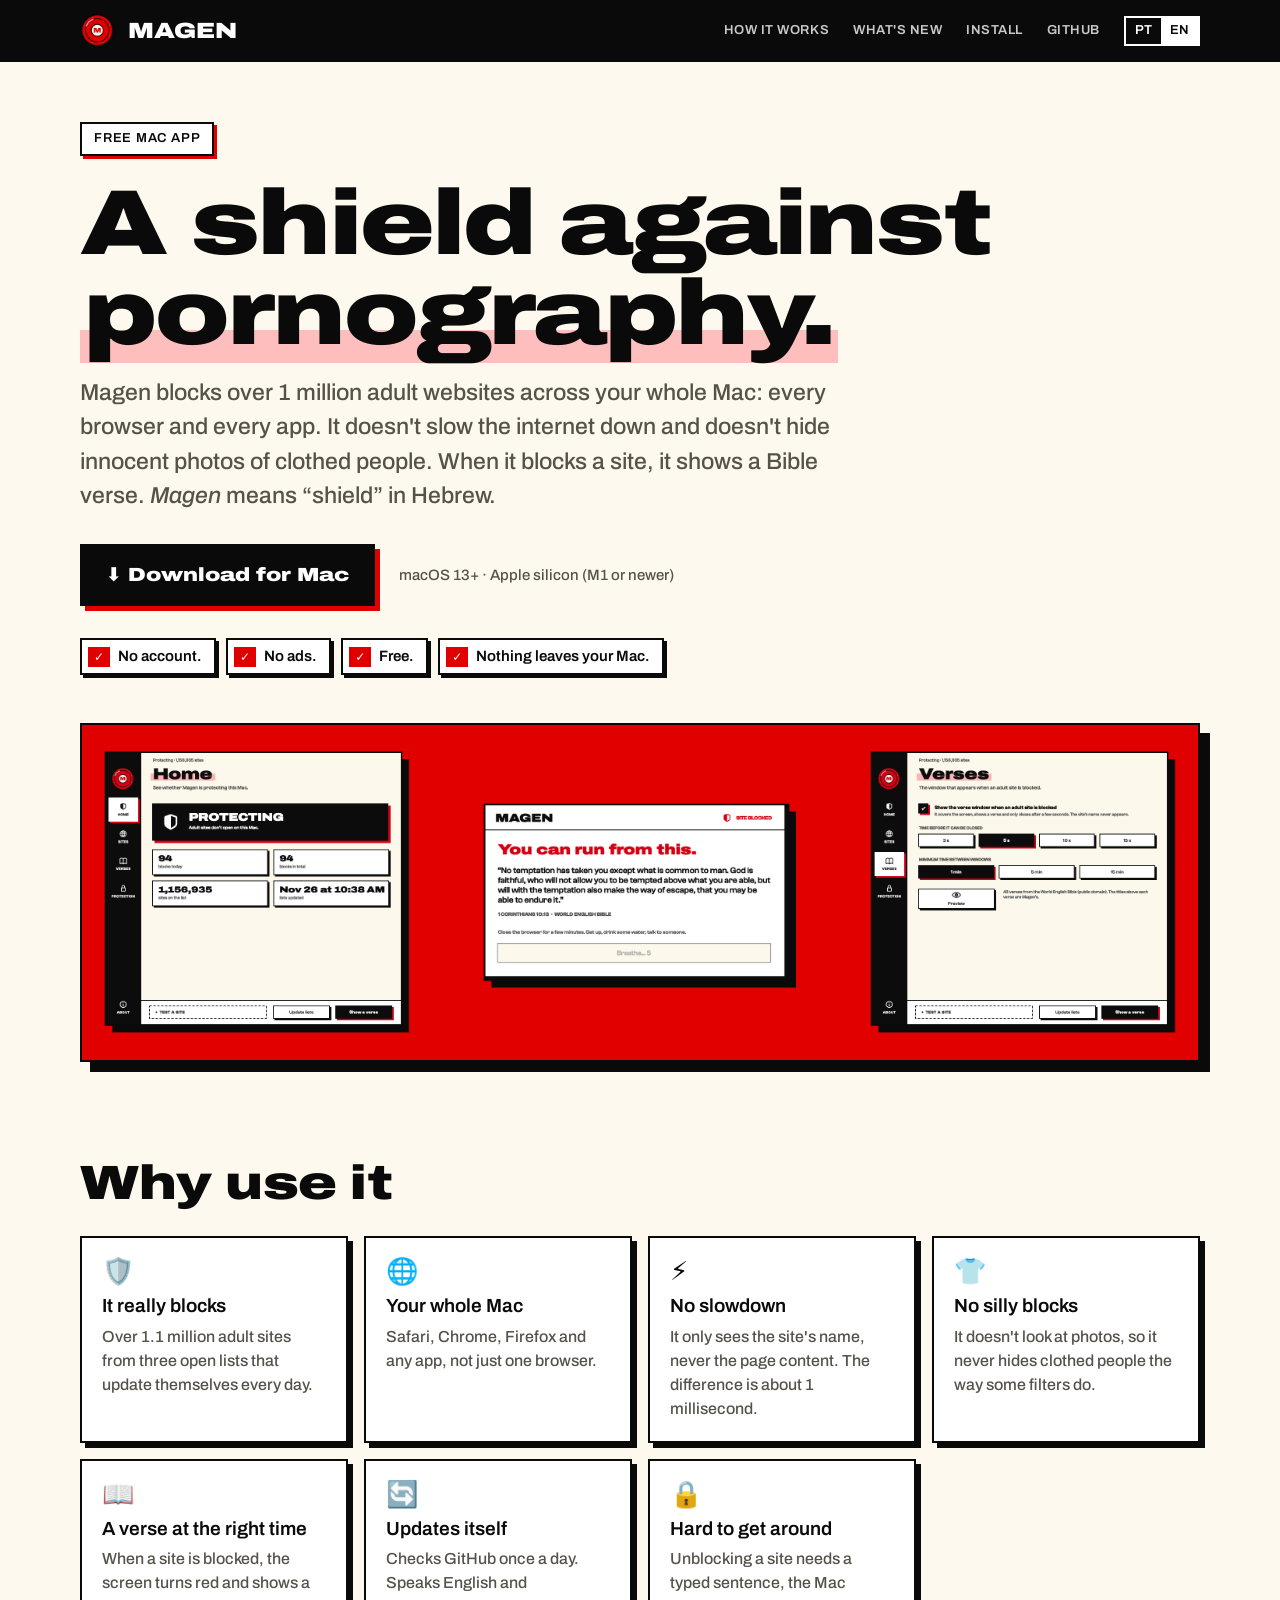
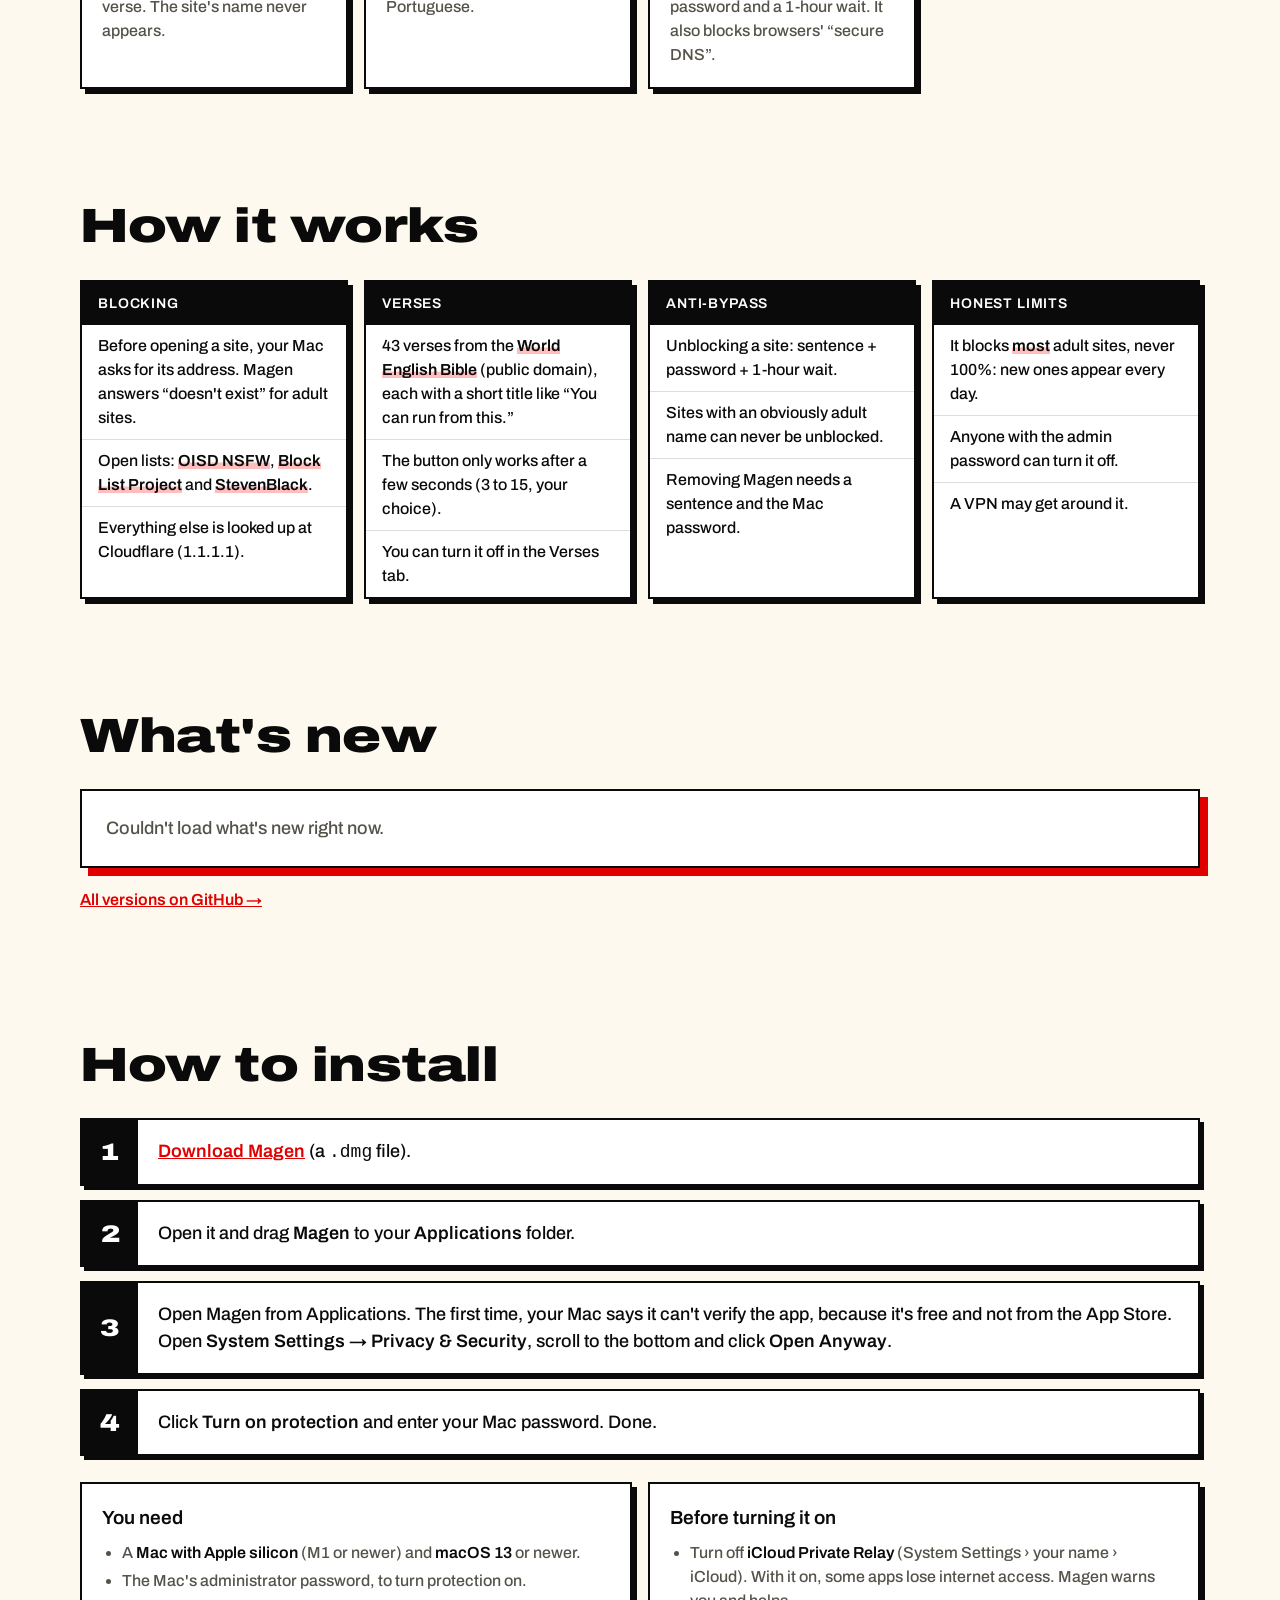
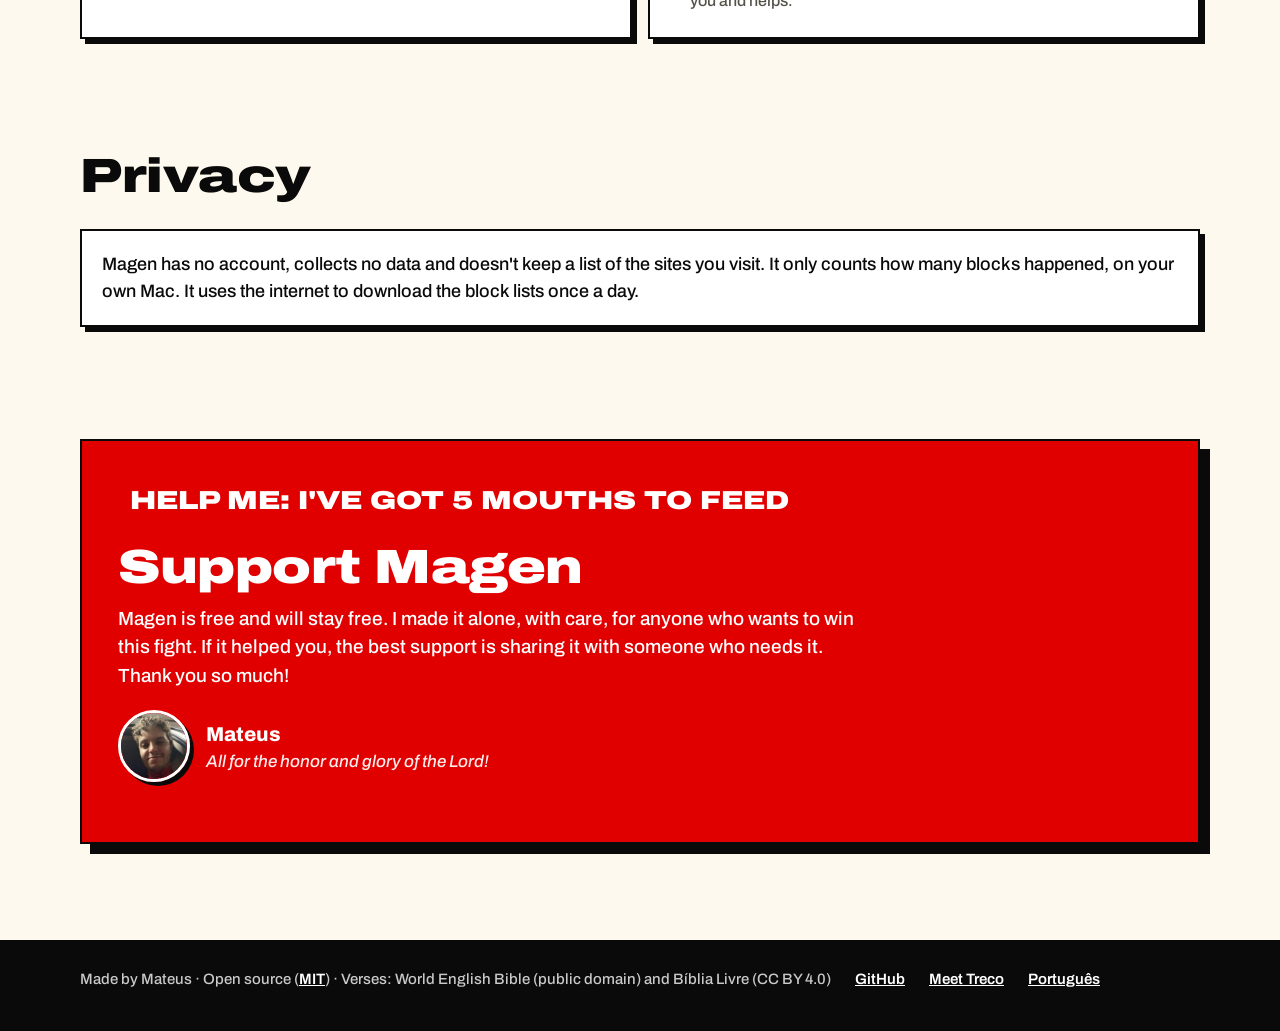
<file: docs/index.html>
<!doctype html>
<html lang="pt-BR">
<head>
<meta charset="utf-8">
<meta name="viewport" content="width=device-width, initial-scale=1">
<title>Magen: bloqueador grátis de pornografia para Mac</title>
<meta name="description" content="App grátis para Mac que bloqueia mais de 1 milhão de sites adultos em todos os navegadores e apps, sem deixar a internet lenta. Mostra um versículo bíblico quando bloqueia. Sem conta, sem anúncio.">
<meta property="og:title" content="Magen: um escudo contra a pornografia">
<meta property="og:description" content="Bloqueia mais de 1 milhão de sites adultos no Mac. Grátis, sem conta, sem anúncio.">
<meta property="og:image" content="https://movemontes.github.io/magen/capa-pt.png">
<meta property="og:url" content="https://movemontes.github.io/magen/">
<meta property="og:locale" content="pt_BR">
<meta name="twitter:card" content="summary_large_image">
<link rel="alternate" hreflang="pt-BR" href="https://movemontes.github.io/magen/">
<link rel="alternate" hreflang="en" href="https://movemontes.github.io/magen/en/">
<link rel="icon" href="escudo.png" type="image/png">
<link rel="apple-touch-icon" href="icone.png">
<link rel="preconnect" href="https://fonts.googleapis.com">
<link rel="preconnect" href="https://fonts.gstatic.com" crossorigin>
<link href="https://fonts.googleapis.com/css2?family=Archivo:wdth,wght@100..125,400..900&display=swap" rel="stylesheet">
<link href="https://api.fontshare.com/v2/css?f[]=clash-grotesk@500,600&display=swap" rel="stylesheet">
<link rel="stylesheet" href="site.css">
</head>
<body>

<div class="top">
  <div class="wrap">
    <a class="brand" href="./"><img class="mark-img" src="escudo.png" width="36" height="36" alt=""><b>MAGEN</b></a>
    <nav>
      <a class="hide-sm" href="#como">Como funciona</a>
      <a class="hide-sm" href="#novidades">Novidades</a>
      <a class="hide-sm" href="#instalar">Instalar</a>
      <a class="hide-sm" href="https://github.com/movemontes/magen">GitHub</a>
      <div class="lang"><span>PT</span><a href="en/" data-lang="en">EN</a></div>
    </nav>
  </div>
</div>

<main>
  <div class="hero wrap">
    <span class="tag">APP GRÁTIS PARA MAC</span>
    <h1>Um escudo contra a <em>pornografia.</em></h1>
    <p class="lead">O Magen bloqueia mais de 1 milhão de sites adultos no Mac inteiro: em todos os navegadores e apps. Não deixa a internet lenta e não esconde fotos inocentes de pessoas vestidas. Quando bloqueia, mostra um versículo bíblico. <i>Magen</i> quer dizer “escudo” em hebraico.</p>
    <div class="cta">
      <a class="btn" href="https://github.com/movemontes/magen/releases/latest/download/Magen-mac.dmg">⬇ Baixar para Mac</a>
      <span class="meta" id="dl-meta" data-req="macOS 13+ · chip Apple (M1 ou mais novo)">macOS 13+ · chip Apple (M1 ou mais novo)</span>
    </div>
    <div class="pills"><span>Sem conta.</span><span>Sem anúncio.</span><span>Grátis.</span><span>Nada sai do seu Mac.</span></div>
    <img class="shots" src="telas-pt.png" width="2864" height="860" alt="Telas do Magen: Início, a janela do versículo e a aba Versículos">
  </div>

  <section id="porque">
    <div class="wrap">
      <h2>Por que usar</h2>
      <div class="grid">
        <div class="card"><div class="ico">🛡️</div><h3>Bloqueia de verdade</h3><p>Mais de 1,1 milhão de sites adultos, de três listas abertas que se atualizam sozinhas todo dia.</p></div>
        <div class="card"><div class="ico">🌐</div><h3>Mac inteiro</h3><p>Vale para Safari, Chrome, Firefox e qualquer app, não só para um navegador.</p></div>
        <div class="card"><div class="ico">⚡</div><h3>Não fica lento</h3><p>Ele só vê o nome do site, nunca o conteúdo das páginas. A diferença é de 1 milésimo de segundo.</p></div>
        <div class="card"><div class="ico">👕</div><h3>Sem bloqueio bobo</h3><p>Não olha fotos, então não esconde pessoas vestidas como alguns filtros fazem.</p></div>
        <div class="card"><div class="ico">📖</div><h3>Versículo na hora certa</h3><p>Quando um site é bloqueado, a tela fica vermelha e aparece um versículo. O nome do site nunca aparece.</p></div>
        <div class="card"><div class="ico">🔄</div><h3>Se atualiza sozinho</h3><p>Procura versão nova no GitHub uma vez por dia. Fala português e inglês.</p></div>
        <div class="card"><div class="ico">🔒</div><h3>Difícil de burlar</h3><p>Liberar um site pede uma frase, a senha do Mac e só vale 1 hora depois. Bloqueia o “DNS seguro” dos navegadores.</p></div>
      </div>
    </div>
  </section>

  <section id="como">
    <div class="wrap">
      <h2>Como funciona</h2>
      <div class="features">
        <div class="col"><h3>Bloqueio</h3><ul>
          <li>Antes de abrir um site, o Mac pergunta o endereço dele. O Magen responde “não existe” para sites adultos.</li>
          <li>Listas abertas: <b>OISD NSFW</b>, <b>Block List Project</b> e <b>StevenBlack</b>.</li>
          <li>Os outros sites são consultados na Cloudflare (1.1.1.1).</li>
        </ul></div>
        <div class="col"><h3>Versículos</h3><ul>
          <li>43 versículos da <b>Bíblia Livre</b>, com um título curto em cima, como “Você pode fugir disso.”</li>
          <li>O botão só funciona depois de alguns segundos (3 a 15, você escolhe).</li>
          <li>Dá para desligar na aba Versículos.</li>
        </ul></div>
        <div class="col"><h3>Contra burla</h3><ul>
          <li>Liberar site: frase + senha + espera de 1 hora.</li>
          <li>Sites com nome claramente adulto nunca podem ser liberados.</li>
          <li>Remover o Magen pede uma frase e a senha do Mac.</li>
        </ul></div>
        <div class="col"><h3>Limites honestos</h3><ul>
          <li>Bloqueia a <b>maioria</b>, nunca 100%: sites novos surgem todo dia.</li>
          <li>Quem tem a senha de administrador consegue desligar.</li>
          <li>Uma VPN ligada pode passar por fora.</li>
        </ul></div>
      </div>
    </div>
  </section>

  <section id="novidades">
    <div class="wrap">
      <h2>Novidades</h2>
      <div id="releases"></div>
      <p class="allver"><a href="https://github.com/movemontes/magen/releases">Todas as versões no GitHub →</a></p>
    </div>
  </section>

  <section id="instalar">
    <div class="wrap">
      <h2>Como instalar</h2>
      <ol class="steps">
        <li><a href="https://github.com/movemontes/magen/releases/latest/download/Magen-mac.dmg"><b>Baixe o Magen</b></a> (arquivo <code>.dmg</code>).</li>
        <li>Abra o arquivo e arraste o <b>Magen</b> para a pasta <b>Aplicativos</b>.</li>
        <li>Abra o Magen pelos Aplicativos. Na primeira vez, o Mac avisa que não consegue verificar o app, porque ele é gratuito e não passou pela loja da Apple. Abra <b>Ajustes do Sistema → Privacidade e Segurança</b>, role até o fim e clique em <b>Abrir Mesmo Assim</b>.</li>
        <li>Clique em <b>Ligar a proteção</b> e digite a senha do Mac. Pronto.</li>
      </ol>
      <div class="note">
        <div class="card">
          <h3>Precisa de</h3>
          <ul>
            <li><b>Mac com chip Apple</b> (M1 ou mais novo) e <b>macOS 13</b> ou mais novo.</li>
            <li>A senha de administrador do Mac, para ligar a proteção.</li>
          </ul>
        </div>
        <div class="card">
          <h3>Antes de ligar</h3>
          <ul>
            <li>Desligue a <b>Retransmissão Privada do iCloud</b> (Ajustes do Sistema › seu nome › iCloud). Com ela ligada, alguns apps ficam sem internet. O Magen avisa e ajuda.</li>
          </ul>
        </div>
      </div>
    </div>
  </section>

  <section id="privacidade">
    <div class="wrap">
      <h2>Privacidade</h2>
      <div class="card">
        <p style="color:var(--ink);font-size:18px">O Magen não tem conta, não coleta dados e não guarda a lista dos sites que você visita. Ele só conta quantos bloqueios aconteceram, no seu próprio Mac. Usa a internet para baixar as listas de bloqueio uma vez por dia.</p>
      </div>
    </div>
  </section>

  <section id="apoie">
    <div class="wrap">
      <div class="support">
        <span class="shout">ME AJUDA: TENHO 5 BOCAS PRA ALIMENTAR</span>
        <h2>Apoie o Magen</h2>
        <p>O Magen é e vai continuar grátis. Fiz ele sozinho, com carinho, para quem quer vencer essa luta. Se ele te ajudou, qualquer valor ajuda muito. Obrigado de coração!</p>
        <div class="sign">
          <img src="mateus.jpg" width="120" height="120" alt="Foto do Mateus">
          <div><b>Mateus</b><em>Tudo para honra e glória do Senhor!</em></div>
        </div>
        <div class="pix">
          <div><small>PIX · CHAVE ALEATÓRIA (PICPAY)</small><code>e2a1f4a9-ebfe-4c3c-a531-92a0e7433f14</code></div>
          <button class="btn small" type="button" data-copy="e2a1f4a9-ebfe-4c3c-a531-92a0e7433f14">Copiar chave Pix</button>
        </div>
      </div>
    </div>
  </section>
</main>

<footer>
  <div class="wrap">
    <span>Feito por Mateus · Código aberto (<a href="https://github.com/movemontes/magen/blob/main/LICENSE">MIT</a>) · Versículos: Bíblia Livre (CC BY 4.0)</span>
    <a href="https://github.com/movemontes/magen">GitHub</a>
    <a href="https://movemontes.github.io/treco/">Conheça o Treco</a>
    <a href="en/" data-lang="en">English</a>
  </div>
</footer>

<script src="site.js"></script>
</body>
</html>
</file>
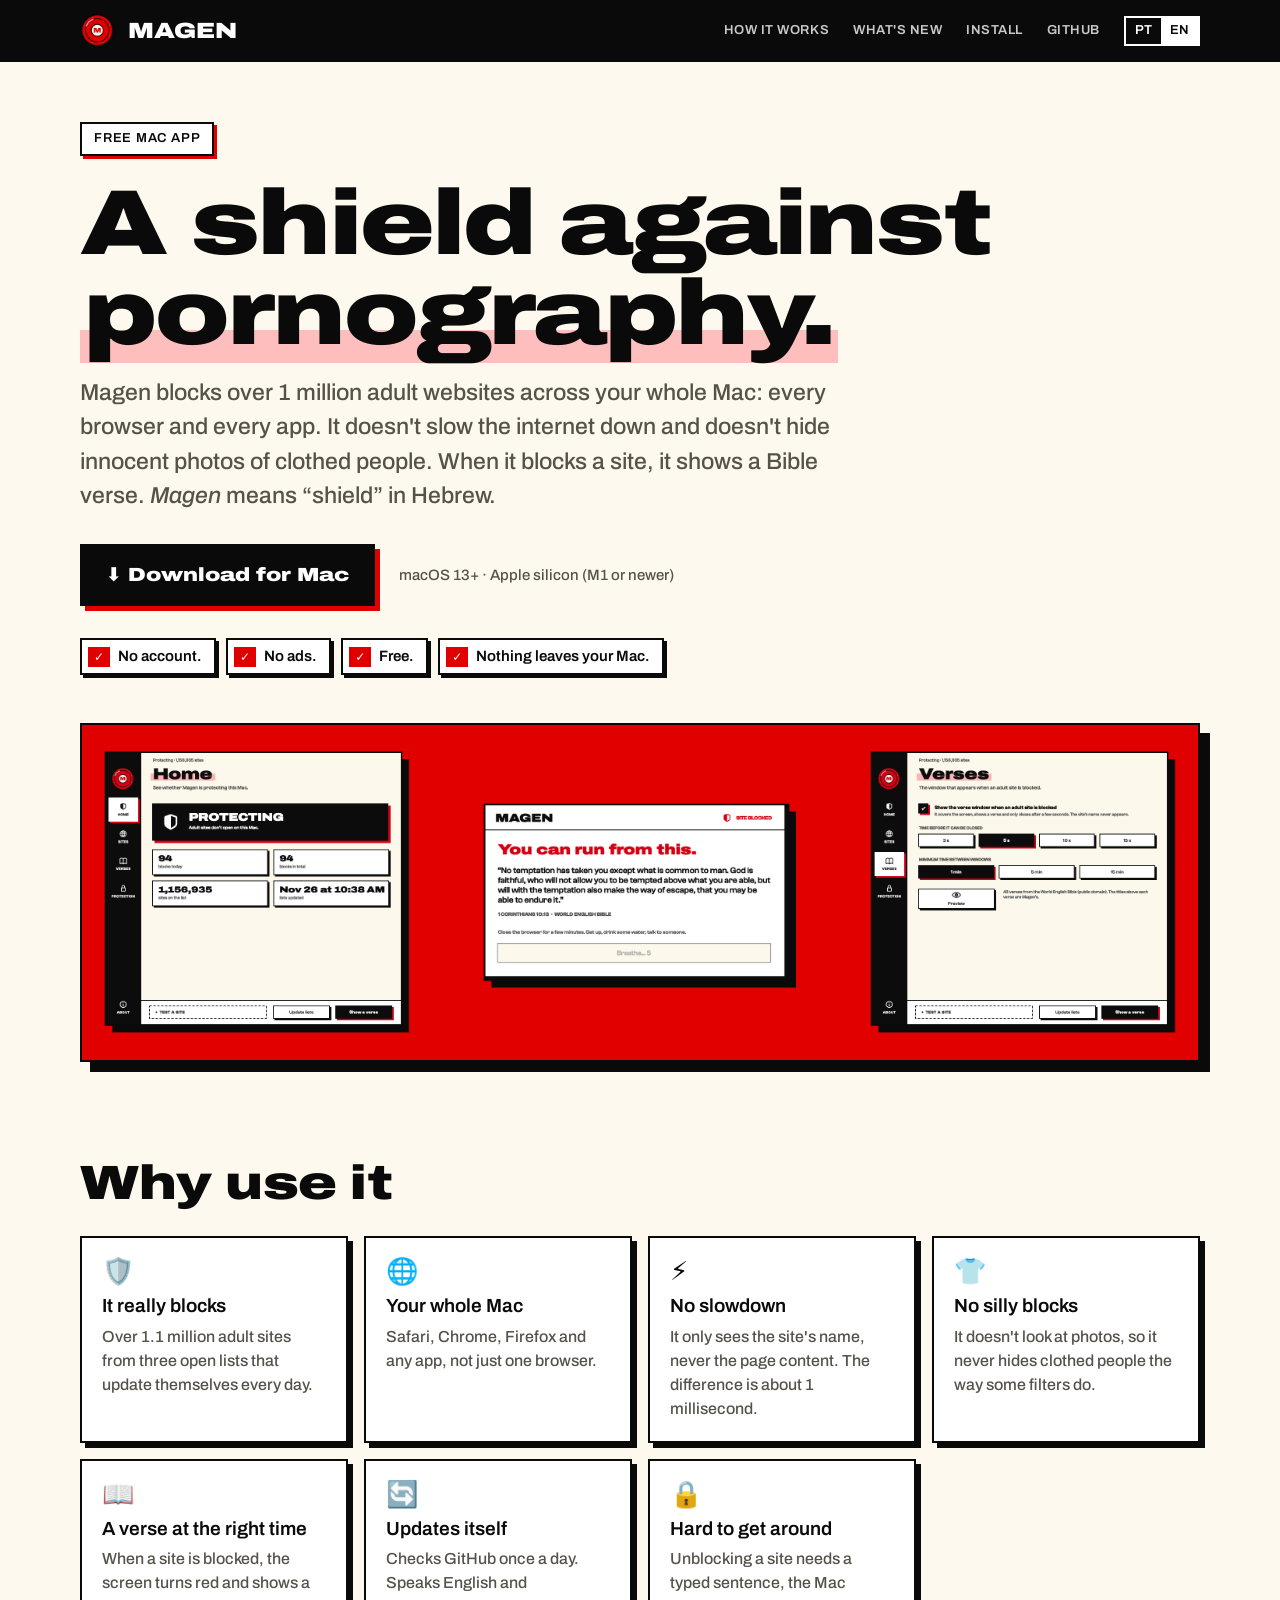
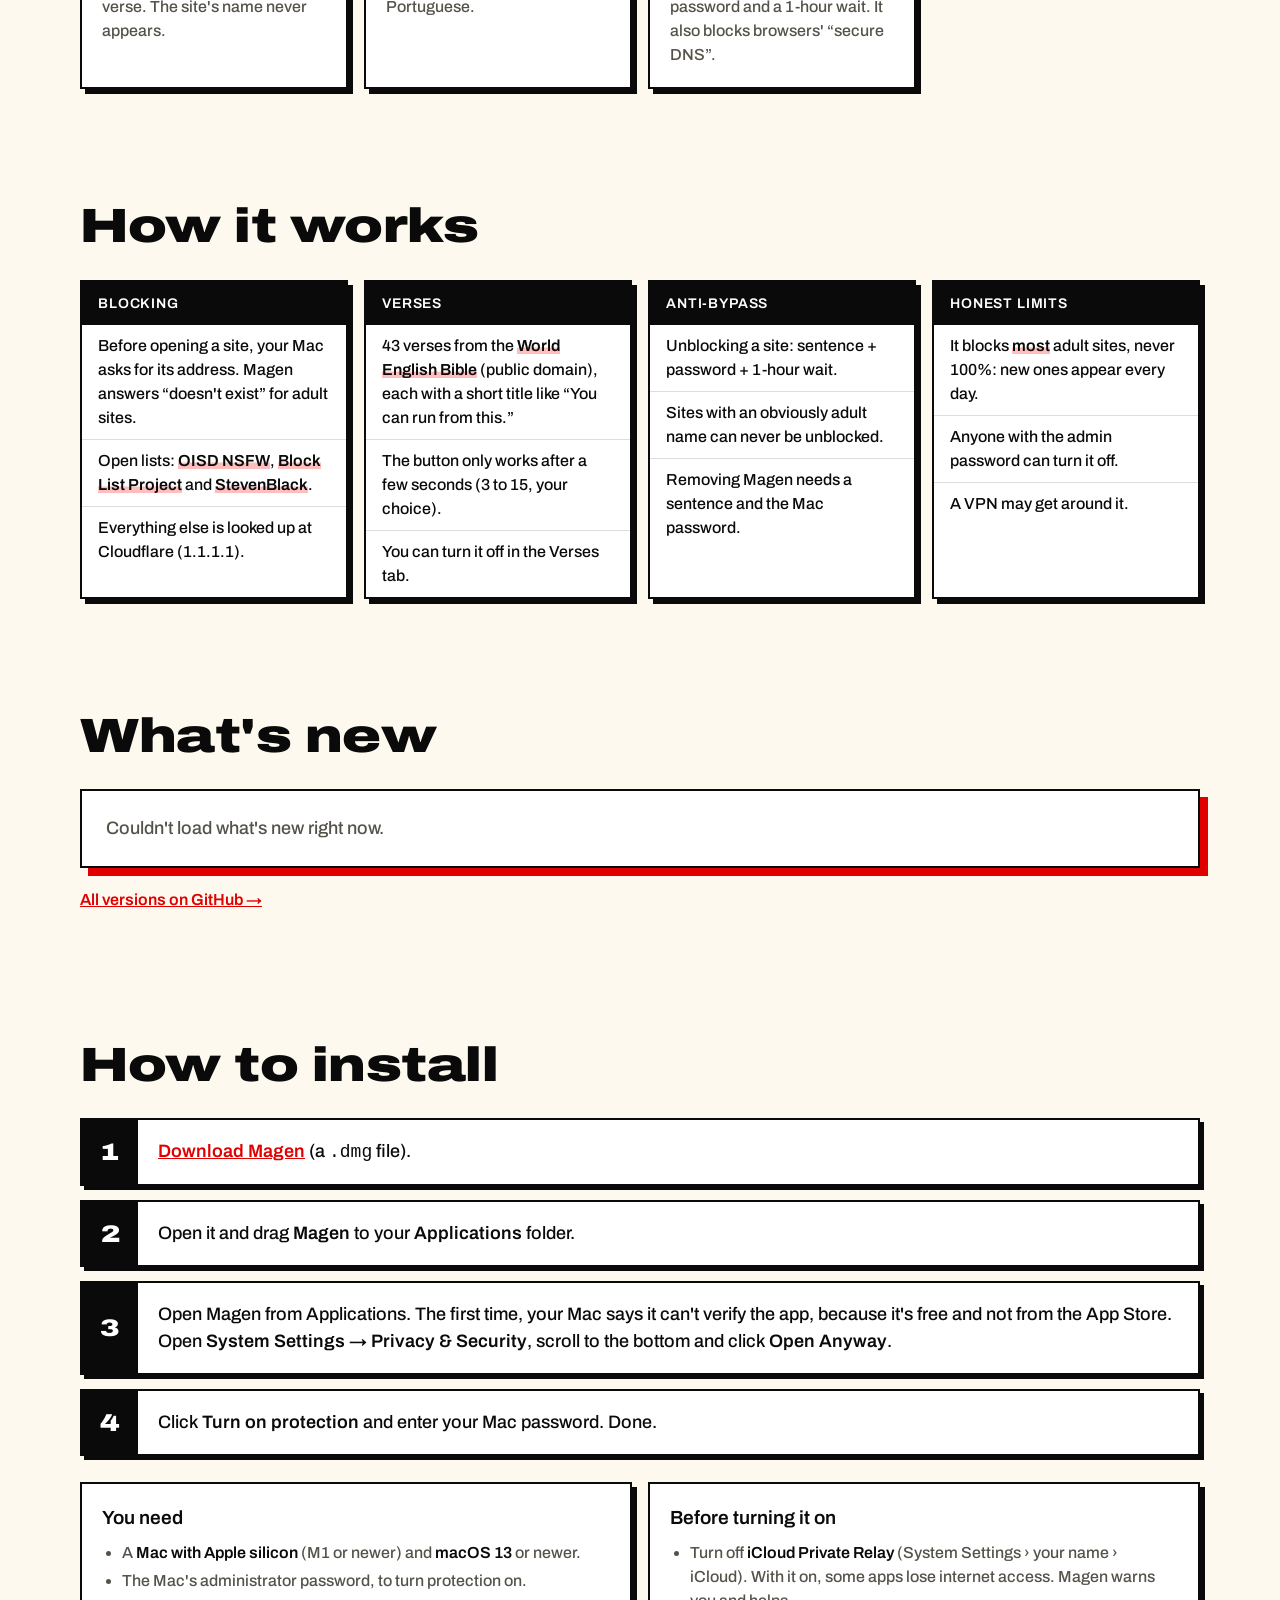
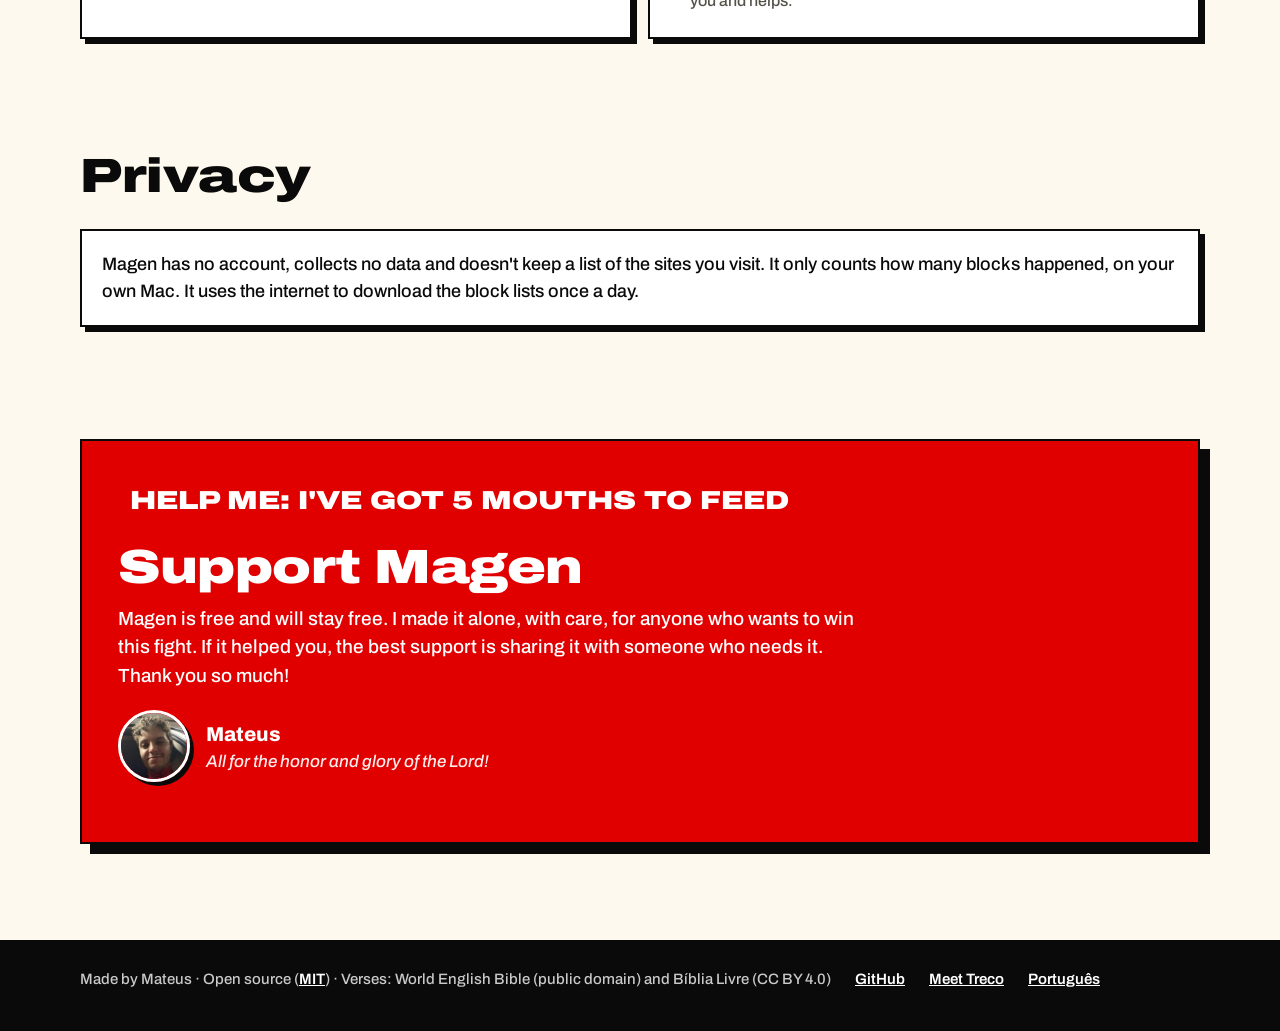
<file: docs/en/index.html>
<!doctype html>
<html lang="en">
<head>
<meta charset="utf-8">
<meta name="viewport" content="width=device-width, initial-scale=1">
<title>Magen: free pornography blocker for Mac</title>
<meta name="description" content="Free Mac app that blocks over 1 million adult websites in every browser and app, without slowing the internet down. Shows a Bible verse when it blocks. No account, no ads.">
<link rel="alternate" hreflang="pt-BR" href="https://movemontes.github.io/magen/">
<link rel="alternate" hreflang="en" href="https://movemontes.github.io/magen/en/">
<meta property="og:title" content="Magen: a shield against pornography">
<meta property="og:description" content="Blocks over 1 million adult websites on your Mac. Free, no account, no ads.">
<meta property="og:image" content="https://movemontes.github.io/magen/capa-en.png">
<meta property="og:url" content="https://movemontes.github.io/magen/en/">
<meta property="og:locale" content="en_US">
<meta name="twitter:card" content="summary_large_image">
<link rel="icon" href="../escudo.png" type="image/png">
<link rel="apple-touch-icon" href="../icone.png">
<link rel="preconnect" href="https://fonts.googleapis.com">
<link rel="preconnect" href="https://fonts.gstatic.com" crossorigin>
<link href="https://fonts.googleapis.com/css2?family=Archivo:wdth,wght@100..125,400..900&display=swap" rel="stylesheet">
<link href="https://api.fontshare.com/v2/css?f[]=clash-grotesk@500,600&display=swap" rel="stylesheet">
<link rel="stylesheet" href="../site.css">
</head>
<body>

<div class="top">
  <div class="wrap">
    <a class="brand" href="./"><img class="mark-img" src="../escudo.png" width="36" height="36" alt=""><b>MAGEN</b></a>
    <nav>
      <a class="hide-sm" href="#how">How it works</a>
      <a class="hide-sm" href="#novidades">What's new</a>
      <a class="hide-sm" href="#install">Install</a>
      <a class="hide-sm" href="https://github.com/movemontes/magen">GitHub</a>
      <div class="lang"><a href="../?pt" data-lang="pt">PT</a><span>EN</span></div>
    </nav>
  </div>
</div>

<main>
  <div class="hero wrap">
    <span class="tag">FREE MAC APP</span>
    <h1>A shield against <em>pornography.</em></h1>
    <p class="lead">Magen blocks over 1 million adult websites across your whole Mac: every browser and every app. It doesn't slow the internet down and doesn't hide innocent photos of clothed people. When it blocks a site, it shows a Bible verse. <i>Magen</i> means “shield” in Hebrew.</p>
    <div class="cta">
      <a class="btn" href="https://github.com/movemontes/magen/releases/latest/download/Magen-mac.dmg">⬇ Download for Mac</a>
      <span class="meta" id="dl-meta" data-req="macOS 13+ · Apple silicon (M1 or newer)">macOS 13+ · Apple silicon (M1 or newer)</span>
    </div>
    <div class="pills"><span>No account.</span><span>No ads.</span><span>Free.</span><span>Nothing leaves your Mac.</span></div>
    <img class="shots" src="../telas-en.png" width="2864" height="860" alt="Magen screens: Home, the verse window and the Verses tab">
  </div>

  <section id="porque">
    <div class="wrap">
      <h2>Why use it</h2>
      <div class="grid">
        <div class="card"><div class="ico">🛡️</div><h3>It really blocks</h3><p>Over 1.1 million adult sites from three open lists that update themselves every day.</p></div>
        <div class="card"><div class="ico">🌐</div><h3>Your whole Mac</h3><p>Safari, Chrome, Firefox and any app, not just one browser.</p></div>
        <div class="card"><div class="ico">⚡</div><h3>No slowdown</h3><p>It only sees the site's name, never the page content. The difference is about 1 millisecond.</p></div>
        <div class="card"><div class="ico">👕</div><h3>No silly blocks</h3><p>It doesn't look at photos, so it never hides clothed people the way some filters do.</p></div>
        <div class="card"><div class="ico">📖</div><h3>A verse at the right time</h3><p>When a site is blocked, the screen turns red and shows a verse. The site's name never appears.</p></div>
        <div class="card"><div class="ico">🔄</div><h3>Updates itself</h3><p>Checks GitHub once a day. Speaks English and Portuguese.</p></div>
        <div class="card"><div class="ico">🔒</div><h3>Hard to get around</h3><p>Unblocking a site needs a typed sentence, the Mac password and a 1-hour wait. It also blocks browsers' “secure DNS”.</p></div>
      </div>
    </div>
  </section>

  <section id="how">
    <div class="wrap">
      <h2>How it works</h2>
      <div class="features">
        <div class="col"><h3>Blocking</h3><ul>
          <li>Before opening a site, your Mac asks for its address. Magen answers “doesn't exist” for adult sites.</li>
          <li>Open lists: <b>OISD NSFW</b>, <b>Block List Project</b> and <b>StevenBlack</b>.</li>
          <li>Everything else is looked up at Cloudflare (1.1.1.1).</li>
        </ul></div>
        <div class="col"><h3>Verses</h3><ul>
          <li>43 verses from the <b>World English Bible</b> (public domain), each with a short title like “You can run from this.”</li>
          <li>The button only works after a few seconds (3 to 15, your choice).</li>
          <li>You can turn it off in the Verses tab.</li>
        </ul></div>
        <div class="col"><h3>Anti-bypass</h3><ul>
          <li>Unblocking a site: sentence + password + 1-hour wait.</li>
          <li>Sites with an obviously adult name can never be unblocked.</li>
          <li>Removing Magen needs a sentence and the Mac password.</li>
        </ul></div>
        <div class="col"><h3>Honest limits</h3><ul>
          <li>It blocks <b>most</b> adult sites, never 100%: new ones appear every day.</li>
          <li>Anyone with the admin password can turn it off.</li>
          <li>A VPN may get around it.</li>
        </ul></div>
      </div>
    </div>
  </section>

  <section id="novidades">
    <div class="wrap">
      <h2>What's new</h2>
      <div id="releases"></div>
      <p class="allver"><a href="https://github.com/movemontes/magen/releases">All versions on GitHub →</a></p>
    </div>
  </section>

  <section id="install">
    <div class="wrap">
      <h2>How to install</h2>
      <ol class="steps">
        <li><a href="https://github.com/movemontes/magen/releases/latest/download/Magen-mac.dmg"><b>Download Magen</b></a> (a <code>.dmg</code> file).</li>
        <li>Open it and drag <b>Magen</b> to your <b>Applications</b> folder.</li>
        <li>Open Magen from Applications. The first time, your Mac says it can't verify the app, because it's free and not from the App Store. Open <b>System Settings → Privacy &amp; Security</b>, scroll to the bottom and click <b>Open Anyway</b>.</li>
        <li>Click <b>Turn on protection</b> and enter your Mac password. Done.</li>
      </ol>
      <div class="note">
        <div class="card">
          <h3>You need</h3>
          <ul>
            <li>A <b>Mac with Apple silicon</b> (M1 or newer) and <b>macOS 13</b> or newer.</li>
            <li>The Mac's administrator password, to turn protection on.</li>
          </ul>
        </div>
        <div class="card">
          <h3>Before turning it on</h3>
          <ul>
            <li>Turn off <b>iCloud Private Relay</b> (System Settings › your name › iCloud). With it on, some apps lose internet access. Magen warns you and helps.</li>
          </ul>
        </div>
      </div>
    </div>
  </section>

  <section id="privacidade">
    <div class="wrap">
      <h2>Privacy</h2>
      <div class="card">
        <p style="color:var(--ink);font-size:18px">Magen has no account, collects no data and doesn't keep a list of the sites you visit. It only counts how many blocks happened, on your own Mac. It uses the internet to download the block lists once a day.</p>
      </div>
    </div>
  </section>

  <section id="apoie">
    <div class="wrap">
      <div class="support">
        <span class="shout">HELP ME: I'VE GOT 5 MOUTHS TO FEED</span>
        <h2>Support Magen</h2>
        <p>Magen is free and will stay free. I made it alone, with care, for anyone who wants to win this fight. If it helped you, the best support is sharing it with someone who needs it. Thank you so much!</p>
        <div class="sign">
          <img src="../mateus.jpg" width="120" height="120" alt="Photo of Mateus">
          <div><b>Mateus</b><em>All for the honor and glory of the Lord!</em></div>
        </div>
      </div>
    </div>
  </section>
</main>

<footer>
  <div class="wrap">
    <span>Made by Mateus · Open source (<a href="https://github.com/movemontes/magen/blob/main/LICENSE">MIT</a>) · Verses: World English Bible (public domain) and Bíblia Livre (CC BY 4.0)</span>
    <a href="https://github.com/movemontes/magen">GitHub</a>
    <a href="https://movemontes.github.io/treco/en/">Meet Treco</a>
    <a href="../?pt" data-lang="pt">Português</a>
  </div>
</footer>

<script src="../site.js"></script>
</body>
</html>
</file>
<file: docs/site.css>
/* Site do Magen: mesmo visual do app (fundo creme, tinta preta, vermelho, sombras duras).
   Títulos na Archivo larga; o resto na Clash Grotesk (servida pela própria Fontshare). */
:root {
  --ink: #0a0a0a;
  --paper: #fdf9ee;
  --white: #fff;
  --blue: #e10000; /* destaque do Magen (o nome da variável vem do Treco) */
  --sky: #ffbebe;
  --red: #e10000;
  --gray: #55524a;
  --line: 2px solid var(--ink);
  --wide: "Archivo", system-ui, sans-serif;
  --text: "Clash Grotesk", "Archivo", system-ui, sans-serif;
  --ease: cubic-bezier(.2, .8, .2, 1);
  color-scheme: light;
}

* { box-sizing: border-box; }

html { scroll-behavior: smooth; }

body {
  margin: 0;
  background: var(--paper);
  color: var(--ink);
  font-family: var(--text);
  font-weight: 500;
  font-size: 18px;
  line-height: 1.5;
  -webkit-font-smoothing: antialiased;
}

a { color: var(--blue); }
b, strong { font-weight: 600; }

img { max-width: 100%; height: auto; display: block; }

.wrap { width: min(1120px, 100% - 32px); margin: 0 auto; }

h1, h2, .wide { font-family: var(--wide); font-stretch: 125%; font-weight: 900; }

/* Marca-texto vermelho clarinho atrás das palavras, como no título do app */
.hl { box-shadow: inset 0 -.38em 0 var(--sky); padding: 0 .06em; }

/* Topo: faixa preta, como o trilho do app */
.top {
  position: sticky; top: 0; z-index: 10;
  background: var(--ink); color: var(--white);
}
.top .wrap { display: flex; align-items: center; gap: 16px; height: 62px; }
.brand { display: flex; align-items: center; gap: 12px; text-decoration: none; color: var(--white); }
.brand .mark {
  width: 36px; height: 36px; background: var(--blue);
  display: grid; place-items: center; color: var(--white);
  font-family: var(--wide); font-stretch: 125%; font-weight: 900; font-size: 22px;
  transition: transform .15s var(--ease), box-shadow .15s var(--ease);
}
.brand:hover .mark { transform: translate(-2px, -2px); box-shadow: 2px 2px 0 var(--white); }
.brand b { font-family: var(--wide); font-stretch: 125%; font-weight: 900; font-size: 22px; }
.top nav { margin-left: auto; display: flex; align-items: center; gap: 4px; }
.top nav > a {
  color: #c9c9c9; text-decoration: none; font-weight: 600; font-size: 13px;
  text-transform: uppercase; letter-spacing: .04em; padding: 8px 10px;
  transition: background .15s, color .15s;
}
.top nav > a:hover { color: var(--white); background: var(--blue); }
.lang { display: flex; margin-left: 10px; border: 2px solid var(--white); }
.lang a, .lang span { padding: 3px 9px; font-size: 13px; font-weight: 600; text-decoration: none; }
.lang span { background: var(--white); color: var(--ink); }
.lang a { color: var(--white); }
.lang a:hover { background: var(--blue); }

/* Botões: sombra dura; ao passar o mouse enchem de azul e sobem; ao clicar, afundam */
.btn {
  display: inline-flex; align-items: center; gap: 10px;
  padding: 15px 24px;
  background: var(--ink); color: var(--white);
  border: var(--line);
  box-shadow: 5px 5px 0 var(--blue);
  font-family: var(--wide); font-stretch: 125%; font-weight: 900; font-size: 19px;
  text-decoration: none; cursor: pointer;
  transition: transform .15s var(--ease), box-shadow .15s var(--ease), background .15s;
}
.btn:hover { background: var(--blue); transform: translate(-2px, -2px); box-shadow: 7px 7px 0 var(--ink); }
.btn:active { transform: translate(5px, 5px); box-shadow: 0 0 0 var(--ink); transition-duration: .05s; }
.btn.small { padding: 9px 15px; font-size: 14px; box-shadow: 3px 3px 0 var(--blue); }
.btn.small:hover { box-shadow: 5px 5px 0 var(--ink); }
.btn.small:active { transform: translate(3px, 3px); box-shadow: 0 0 0 var(--ink); }

/* Abertura */
.hero { padding: 60px 0 40px; }
.tag {
  display: inline-block; background: var(--white); color: var(--ink);
  border: var(--line); box-shadow: 3px 3px 0 var(--blue);
  padding: 5px 12px; font-weight: 600; font-size: 13px; letter-spacing: .06em; text-transform: uppercase;
}
.hero h1 {
  font-size: clamp(44px, 8vw, 92px); line-height: .98; letter-spacing: -0.02em;
  margin: 22px 0 18px;
}
.hero h1 em { font-style: normal; box-shadow: inset 0 -.36em 0 var(--sky); padding: 0 .04em; }
.hero p.lead { font-size: clamp(19px, 2.2vw, 23px); color: var(--gray); max-width: 760px; margin: 0 0 30px; }
.cta { display: flex; flex-wrap: wrap; align-items: center; gap: 18px 24px; }
.cta .meta { font-size: 15px; color: var(--gray); }
.cta .meta b { color: var(--ink); }
.pills { display: flex; flex-wrap: wrap; gap: 10px; margin-top: 32px; }
.pills span {
  display: inline-flex; align-items: center; gap: 8px;
  background: var(--white); border: var(--line); box-shadow: 3px 3px 0 var(--ink);
  padding: 5px 12px 5px 6px; font-weight: 600; font-size: 15px;
}
.pills span::before {
  content: "✓"; background: var(--blue); color: var(--white);
  font-size: 12px; padding: 1px 6px;
}
.shots {
  margin: 48px 0 0; border: var(--line); box-shadow: 10px 10px 0 var(--ink);
  background: var(--blue);
}

/* Seções */
section { padding: 56px 0; }
section h2 {
  font-size: clamp(30px, 4.6vw, 48px); line-height: 1.05; letter-spacing: -0.01em;
  margin: 0 0 28px;
}
section h2 .hl, section h2 em { font-style: normal; box-shadow: inset 0 -.36em 0 var(--sky); padding: 0 .04em; }

/* Cartões: como os do app (ícone, título e frase curta) */
.grid { display: grid; gap: 16px; grid-template-columns: repeat(auto-fit, minmax(240px, 1fr)); }
.card {
  background: var(--white); border: var(--line); padding: 20px;
  box-shadow: 5px 5px 0 var(--ink);
}
.grid .card { transition: transform .15s var(--ease), box-shadow .15s var(--ease), background .15s, color .15s; }
.grid .card:hover { background: var(--blue); color: var(--white); transform: translate(-2px, -2px); box-shadow: 7px 7px 0 var(--ink); }
.grid .card:hover p { color: #dcdcff; }
.card h3 { margin: 0 0 4px; font-weight: 600; font-size: 19px; }
.card p { margin: 0; color: var(--gray); font-size: 16px; }
.card .ico { font-size: 26px; margin-bottom: 8px; line-height: 1; }

/* Lista de recursos */
.features { display: grid; gap: 16px; grid-template-columns: repeat(auto-fit, minmax(240px, 1fr)); }
.features .col { background: var(--white); border: var(--line); box-shadow: 5px 5px 0 var(--ink); }
.features h3 {
  margin: 0; padding: 11px 16px; background: var(--ink); color: var(--white);
  font-weight: 600; font-size: 14px; text-transform: uppercase; letter-spacing: .06em;
}
.features ul { list-style: none; margin: 0; padding: 0; }
.features li { padding: 9px 16px; border-top: 1px solid #0002; font-size: 16px; }
.features li:first-child { border-top: 0; }
.features li b { box-shadow: inset 0 -.4em 0 var(--sky); }

/* Roda do Shift */
.wheel { display: grid; gap: 40px; grid-template-columns: minmax(0, 420px) 1fr; align-items: center; }
.wheel img { border: var(--line); box-shadow: 8px 8px 0 var(--blue); background: var(--white); }
.wheel p { font-size: 20px; margin: 0 0 14px; }
kbd {
  display: inline-block; border: var(--line); box-shadow: 2px 2px 0 var(--ink);
  padding: 0 8px; font-family: inherit; font-weight: 600; font-size: .9em; background: var(--white);
}

/* Novidades */
.release { background: var(--white); border: var(--line); box-shadow: 8px 8px 0 var(--blue); }
.release header {
  display: flex; flex-wrap: wrap; align-items: center; gap: 12px 20px;
  padding: 18px 22px; border-bottom: var(--line);
}
.release .ver { font-family: var(--wide); font-stretch: 125%; font-weight: 900; font-size: 28px; }
.release .new {
  background: var(--blue); color: var(--white); font-weight: 600;
  font-size: 12px; padding: 3px 9px; letter-spacing: .08em;
}
.release .date { color: var(--gray); font-size: 15px; }
.release header .btn { margin-left: auto; }
.release .notes { padding: 18px 22px 8px; }
.notes h3, .notes h4 { font-weight: 600; margin: 18px 0 8px; font-size: 18px; }
.notes p, .notes li { font-size: 17px; }
.notes ul { padding-left: 22px; }
.notes code { background: #eef; padding: 1px 6px; font-size: .9em; border: 1px solid #ccf; }
.older { margin-top: 26px; }
.older summary { cursor: pointer; font-weight: 600; font-size: 17px; padding: 6px 0; }
.older .item { border: var(--line); background: var(--white); margin-top: 12px; box-shadow: 4px 4px 0 var(--ink); }
.older .item header { display: flex; flex-wrap: wrap; gap: 6px 16px; align-items: baseline; padding: 12px 16px; border-bottom: var(--line); }
.older .item header b { font-family: var(--wide); font-stretch: 125%; font-weight: 900; font-size: 18px; }
.older .item .notes { padding: 6px 16px; }
.allver { margin-top: 20px; font-weight: 600; font-size: 16px; }
.loading { padding: 24px; color: var(--gray); }

/* Instalação */
.steps { counter-reset: s; list-style: none; padding: 0; margin: 0; display: grid; gap: 14px; }
.steps li {
  counter-increment: s; position: relative;
  background: var(--white); border: var(--line); box-shadow: 4px 4px 0 var(--ink);
  padding: 18px 20px 18px 76px; font-size: 18px;
}
.steps li::before {
  content: counter(s); position: absolute; left: 0; top: 0; bottom: 0; width: 56px;
  display: grid; place-items: center; background: var(--ink); color: var(--white);
  font-family: var(--wide); font-stretch: 125%; font-weight: 900; font-size: 24px;
}
.note { margin-top: 26px; display: grid; gap: 16px; grid-template-columns: repeat(auto-fit, minmax(300px, 1fr)); }
.note ul { margin: 8px 0 0; padding-left: 20px; }
.note li { font-size: 16px; margin: 4px 0; color: var(--gray); }
.note li b { color: var(--ink); }

/* Apoie */
.support {
  background: var(--blue); color: var(--white); border: var(--line);
  box-shadow: 10px 10px 0 var(--ink); padding: 36px;
}
.support h2 { color: var(--white); margin-bottom: 12px; }
.support .shout {
  color: var(--white); background: var(--red); display: inline-block; padding: 4px 12px;
  font-family: var(--wide); font-stretch: 125%; font-weight: 900; font-size: clamp(18px, 2.6vw, 26px); margin-bottom: 18px;
}
.support p { font-size: 19px; max-width: 760px; margin: 0 0 20px; }
.sign { display: flex; align-items: center; gap: 16px; margin: 0 0 24px; }
.sign img { width: 72px; height: 72px; border-radius: 50%; border: 3px solid var(--white); box-shadow: 4px 4px 0 var(--ink); flex: none; }
.sign b { display: block; font-family: var(--wide); font-weight: 800; font-size: 20px; }
.sign em { display: block; font-size: 17px; opacity: .92; }
.pix {
  display: flex; flex-wrap: wrap; align-items: center; gap: 12px;
  background: var(--white); color: var(--ink); border: var(--line); padding: 14px 16px;
  max-width: 760px; box-shadow: 5px 5px 0 var(--ink);
}
.pix small { display: block; font-weight: 600; font-size: 12px; color: var(--gray); letter-spacing: .06em; }
.pix code { font-size: clamp(13px, 2.1vw, 17px); font-weight: 700; word-break: break-all; }
.pix .btn { margin-left: auto; }

/* Rodapé */
footer { background: var(--ink); color: #c9c9c9; padding: 28px 0 40px; margin-top: 40px; }
footer .wrap { display: flex; flex-wrap: wrap; gap: 10px 24px; align-items: center; font-size: 15px; }
footer a { color: var(--white); font-weight: 600; }
footer a:hover { color: var(--sky); }

@media (max-width: 760px) {
  body { font-size: 17px; }
  .top nav .hide-sm { display: none; }
  .wheel { grid-template-columns: 1fr; }
  .release header .btn { margin-left: 0; }
  .support { padding: 24px 18px; }
  .pix .btn { margin-left: 0; }
  section { padding: 40px 0; }
}

@media (prefers-reduced-motion: reduce) {
  html { scroll-behavior: auto; }
  .btn, .grid .card, .brand .mark { transition: none; }
  .btn:hover, .grid .card:hover, .brand:hover .mark { transform: none; }
}

/* Logo do Magen: o broquel com M (mesmo desenho do ícone) */
.brand .mark-img { width: 36px; height: 36px; display: block; }
</file>
